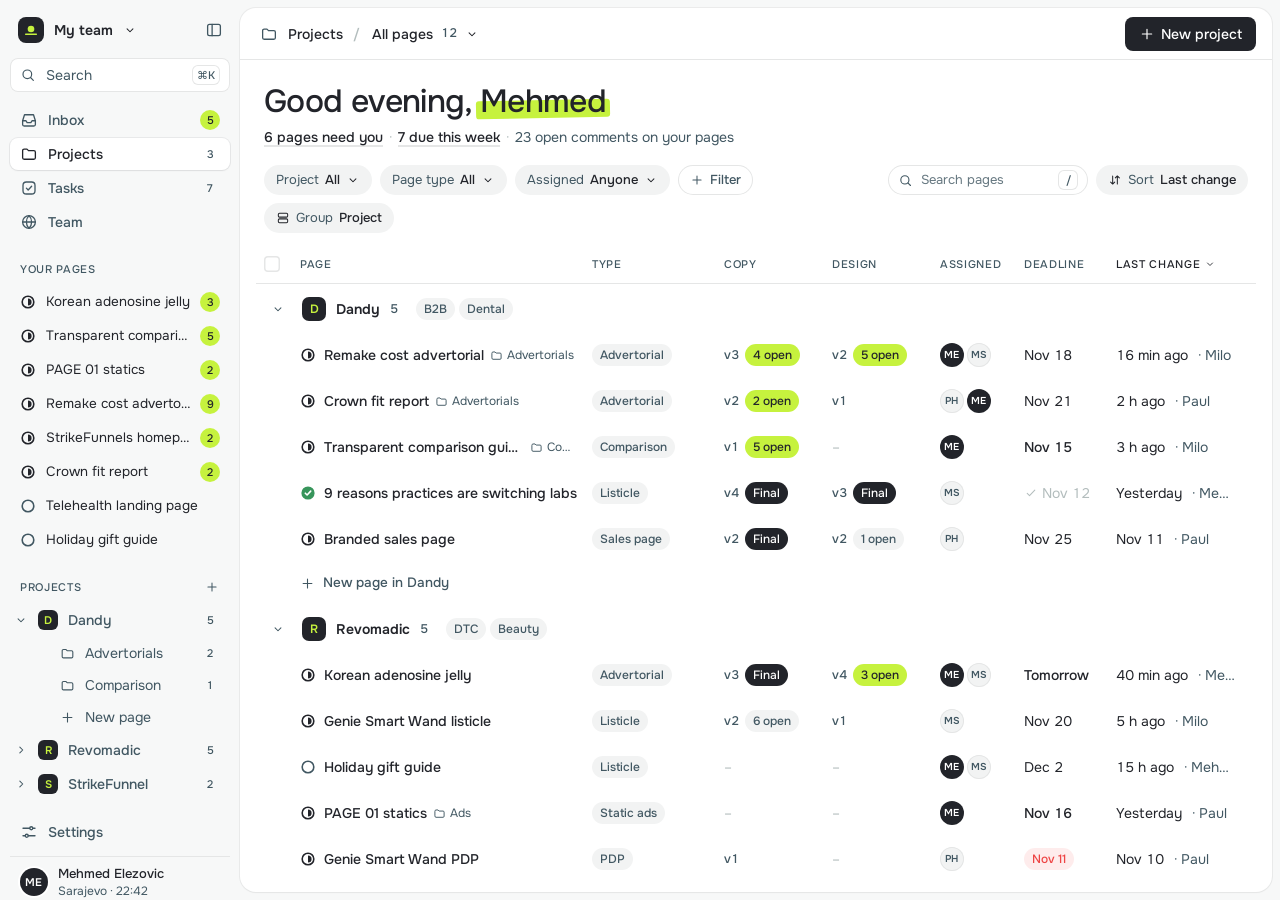
<file: index.html>
<!doctype html>
<html lang="en">
<head>
<meta charset="utf-8">
<meta name="viewport" content="width=device-width,initial-scale=1">
<title>Noon · redesign mockup</title>
<link rel="preconnect" href="https://fonts.googleapis.com">
<link rel="preconnect" href="https://fonts.gstatic.com" crossorigin>
<link href="https://fonts.googleapis.com/css2?family=Onest:wght@400;500;600&display=swap" rel="stylesheet">
<link rel="stylesheet" href="css/app.css?v=r6">
<link rel="stylesheet" href="css/screens.css?v=r6">
</head>
<body>
<div class="app" id="app">
  <aside class="side" id="side" aria-label="Navigation"></aside>
  <main class="main" id="main"></main>
</div>
<div id="layer"></div>
<script src="js/data.js?v=r6"></script>
<script src="js/data-more.js?v=r6"></script>
<script src="js/app.js?v=r6"></script>
<script src="js/pages.js?v=r6"></script>
<script src="js/copy.js?v=r6"></script>
<script src="js/ads.js?v=r6"></script>
<script src="js/inbox.js?v=r6"></script>
<script src="js/tasks.js?v=r6"></script>
<script src="js/team.js?v=r6"></script>
<script src="js/settings.js?v=r6"></script>
<script src="js/auth.js?v=r6"></script>
<script src="js/review.js?v=r6"></script>
<script src="js/boot.js?v=r6"></script>
</body>
</html>
</file>
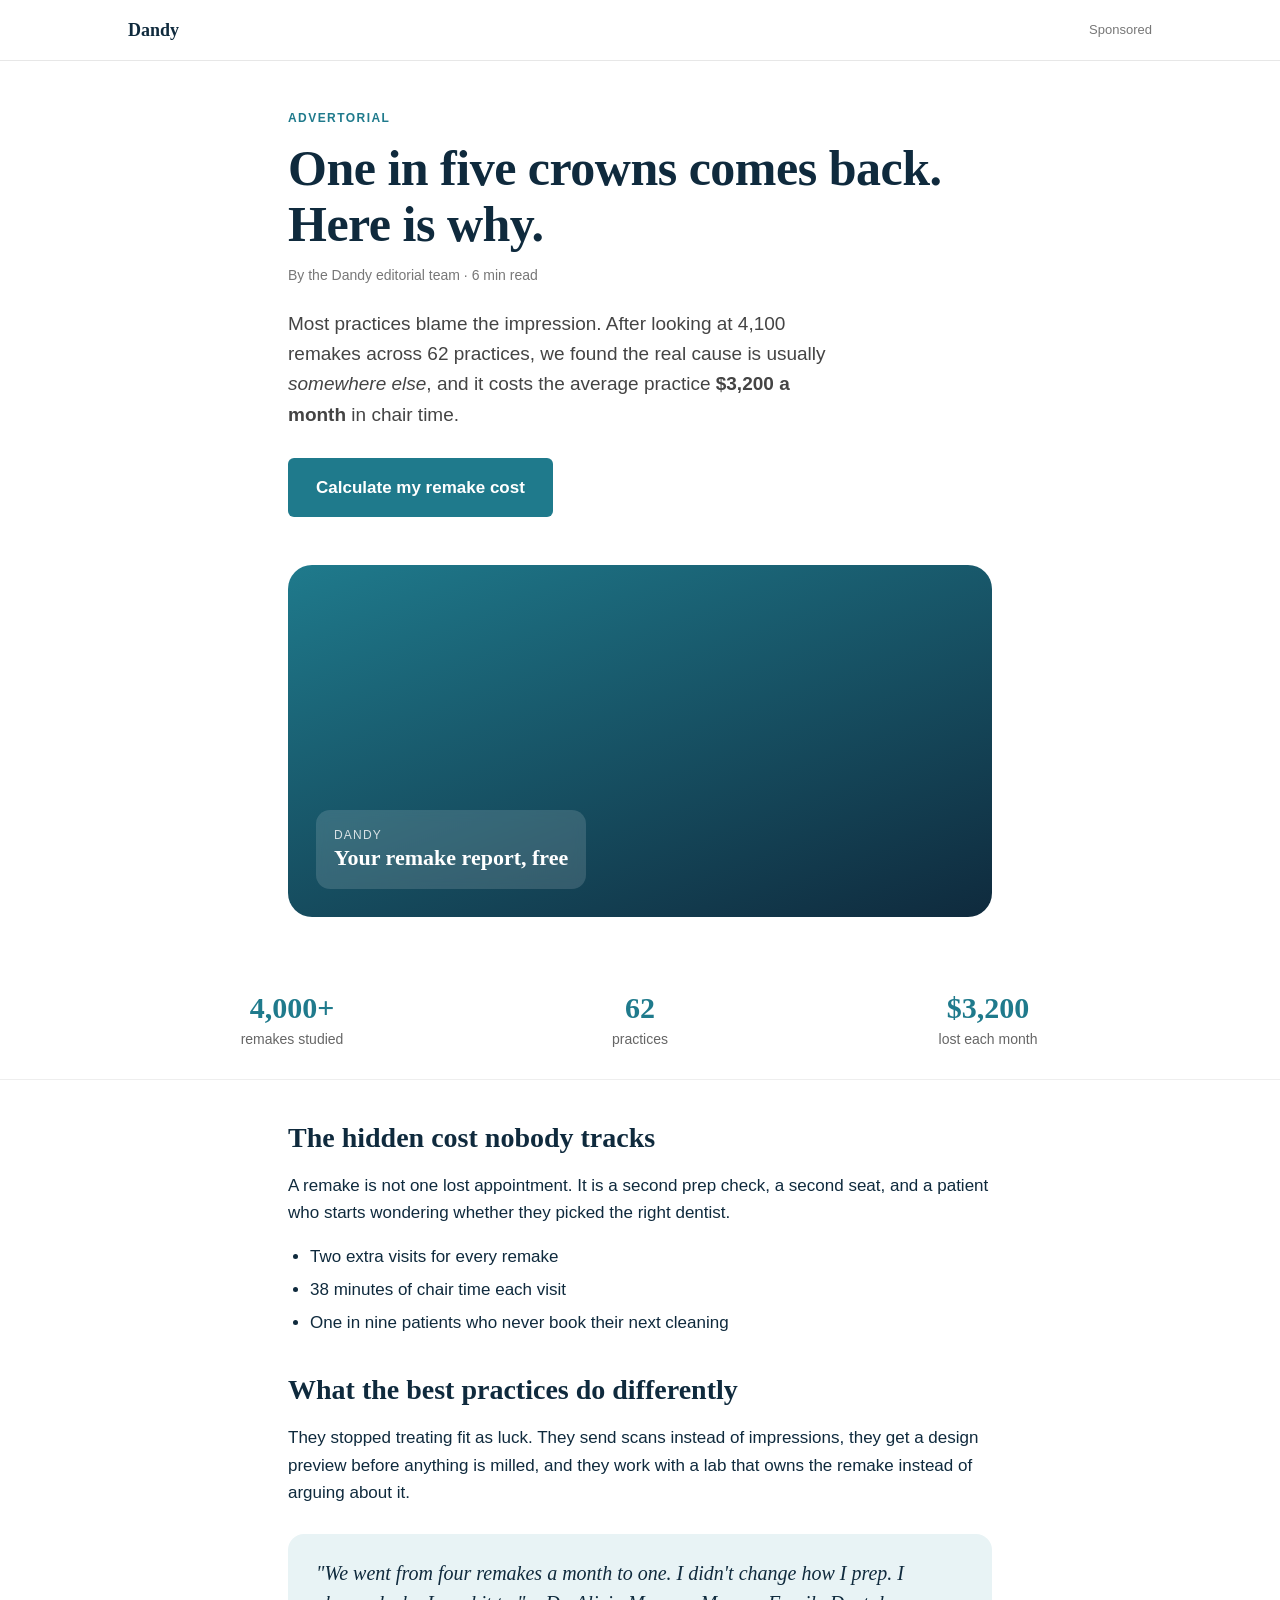
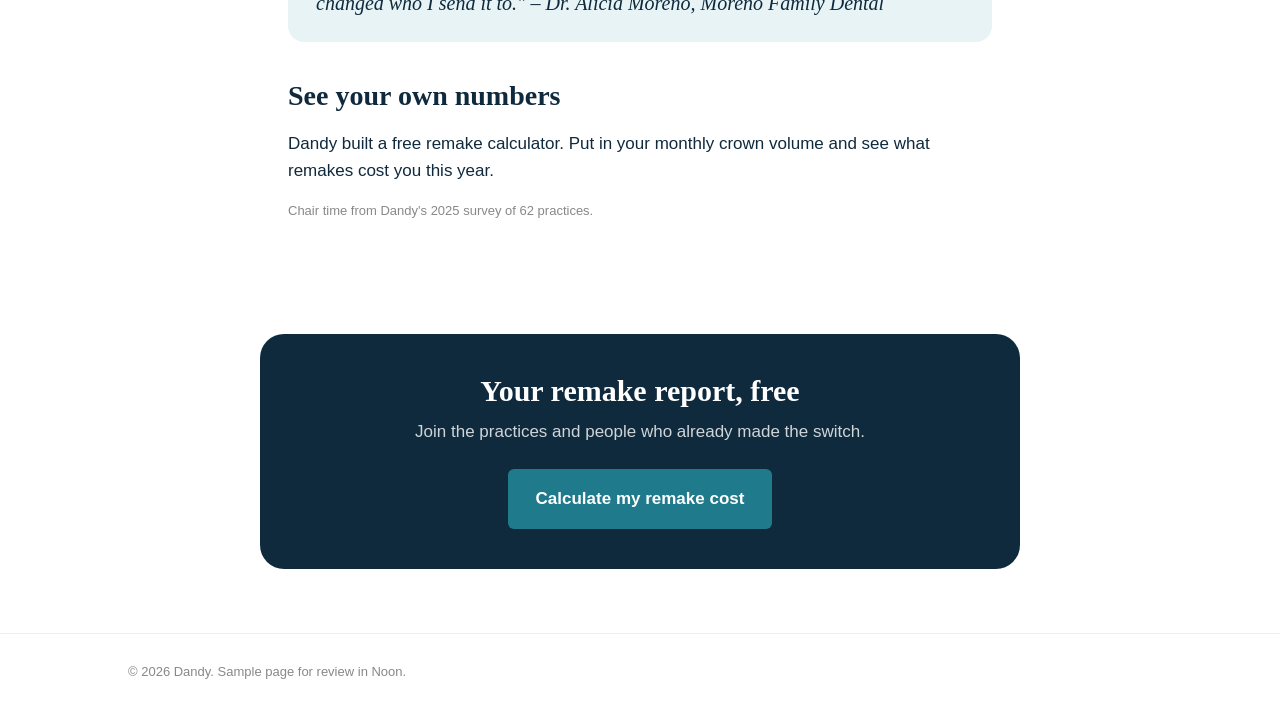
<file: sample-page/v1.html>
<!doctype html>
<html lang="en"><head><meta charset="utf-8"><meta name="viewport" content="width=device-width,initial-scale=1">
<title>Remake cost advertorial · Dandy</title>
<style>:root{--ink:#0f2a3d;--accent:#1f7a8c;--soft:#e8f3f5;--head:Georgia, 'Times New Roman', serif;--h1:50px;--r:6px}
*{box-sizing:border-box}body{margin:0;font:17px/1.6 -apple-system,'Segoe UI',Arial,sans-serif;color:var(--ink);background:#fff}
.wrap{max-width:1080px;margin:0 auto;padding:0 28px}
#top{border-bottom:1px solid #e7e7e7;background:#fff}#top .wrap{display:flex;justify-content:space-between;align-items:center;height:60px}
#top b{font:700 18px var(--head);color:var(--ink)}#top span{font-size:13px;color:#777}
#hero{padding:64px 0 48px;background:var(--soft)}
.hero{display:grid;grid-template-columns:1.2fr .8fr;gap:48px;align-items:center}
.kicker{text-transform:uppercase;letter-spacing:.12em;font-size:12px;font-weight:700;color:var(--accent);margin:0 0 12px}
#hero-title{font:700 var(--h1) /1.12 var(--head);margin:0 0 18px;letter-spacing:-.01em}
#hero-sub{font-size:19px;color:#444;margin:0 0 28px;max-width:560px}
.btn{display:inline-block;background:var(--accent);color:#fff;text-decoration:none;font-weight:700;padding:16px 28px;border-radius:var(--r);font-size:17px}
.visual{aspect-ratio:4/5;border-radius:24px;background:linear-gradient(160deg,var(--accent),var(--ink));display:grid;place-items:end start;padding:28px;color:#fff}
.visual .card{background:rgba(255,255,255,.14);backdrop-filter:blur(6px);padding:16px 18px;border-radius:14px}
.visual span{display:block;font-size:12px;opacity:.8;text-transform:uppercase;letter-spacing:.1em}.visual b{font:700 22px var(--head)}
#proof{padding:26px 0;border-bottom:1px solid #eee}
.stats{display:grid;grid-template-columns:repeat(3,1fr);gap:20px;text-align:center}
.stats b{display:block;font:700 30px var(--head);color:var(--accent)}.stats small{color:#666;font-size:14px}
main.wrap{max-width:760px;padding-top:40px;padding-bottom:20px}
main section{margin:0 0 36px}main h2{font:700 28px/1.25 var(--head);margin:0 0 12px}
main ul{padding-left:22px}main li{margin:6px 0}
#quote{margin:28px 0;padding:24px 28px;background:var(--soft);border-radius:16px;font:italic 20px/1.5 var(--head)}
.note{font-size:13px;color:#888}
mark{background:#fff1a8;padding:0 3px}
#offer{padding:56px 0 64px}
.offer-box{max-width:760px;margin:0 auto;text-align:center;padding:40px 32px;border-radius:24px;background:var(--ink);color:#fff}
.offer-box h2{font:700 30px var(--head);margin:0 0 10px}.offer-box p{margin:0 0 24px;color:rgba(255,255,255,.8)}
.offer-box s{opacity:.6;margin-right:8px}
#foot{padding:28px 0;font-size:13px;color:#888;border-top:1px solid #eee}
/* editorial: one calm column, serif headings */
body.editorial #hero{background:#fff;padding-top:48px}body.editorial .hero{grid-template-columns:1fr;max-width:760px;margin:0 auto}
body.editorial .visual{aspect-ratio:16/8}body.editorial .byline{font-size:14px;color:#777;margin:-6px 0 22px}
/* scrappy: plain white page, system font, red-and-black headline */
body.scrappy{--head:-apple-system,'Segoe UI',Arial,sans-serif}body.scrappy #hero{background:#fff}
body.scrappy #hero-title{color:#c4161c}body.scrappy .hero{grid-template-columns:1fr;max-width:720px;margin:0 auto}
body.scrappy .visual{aspect-ratio:16/9;border-radius:6px;background:linear-gradient(135deg,#d9d2c3,#a89f8c)}
body.scrappy .offer-box{background:#f3fbef;color:var(--ink);border:2px solid var(--accent)}body.scrappy .offer-box p{color:#333}
body.scrappy .btn{background:#2f9e44}
/* the first scrappy version was still the polished look the team asked to drop */
body.scrappy.v1{--head:Georgia,serif}body.scrappy.v1 #hero{background:var(--soft)}body.scrappy.v1 #hero-title{color:var(--ink)}
body.scrappy.v1 .btn{background:var(--ink)}
.steps{display:grid;grid-template-columns:repeat(4,1fr);gap:14px;list-style:none;padding:0;counter-reset:s}
.steps li{background:var(--soft);border-radius:14px;padding:18px;font-size:15px;counter-increment:s}
.steps li::before{content:counter(s);display:grid;place-items:center;width:28px;height:28px;border-radius:50%;background:var(--accent);color:#fff;font-weight:700;margin-bottom:10px}
@media (max-width:760px){.hero{grid-template-columns:1fr}.stats{grid-template-columns:1fr}.steps{grid-template-columns:1fr 1fr}#hero{padding:40px 0 32px}}
</style></head>
<body class="editorial v1">
<header id="top"><div class="wrap"><b>Dandy</b><span>Sponsored</span></div></header>
<section id="hero"><div class="wrap hero"><div><p class="kicker">Advertorial</p><h1 id="hero-title">One in five crowns comes back. Here is why.</h1><p class="byline">By the Dandy editorial team · 6 min read</p><p id="hero-sub">Most practices blame the impression. After looking at 4,100 remakes across 62 practices, we found the real cause is usually <em>somewhere else</em>, and it costs the average practice <strong>$3,200 a month</strong> in chair time.</p><a id="cta-main" class="btn" href="#offer">Calculate my remake cost</a></div><div class="visual" aria-hidden="true"><div class="card"><span>Dandy</span><b>Your remake report, free</b></div></div></div></section>
<section id="proof"><div class="wrap stats"><div><b>4,000+</b><small>remakes studied</small></div><div><b>62</b><small>practices</small></div><div><b>$3,200</b><small>lost each month</small></div></div></section>
<main class="wrap"><section id="s1"><h2>The hidden cost nobody tracks</h2><p>A remake is not one lost appointment. It is a second prep check, a second seat, and a patient who starts wondering whether they picked the right dentist.</p><ul><li>Two extra visits for every remake</li><li>38 minutes of chair time each visit</li><li>One in nine patients who never book their next cleaning</li></ul></section><section id="s2"><h2>What the best practices do differently</h2><p>They stopped treating fit as luck. They send scans instead of impressions, they get a design preview before anything is milled, and they work with a lab that owns the remake instead of arguing about it.</p><blockquote id=quote>"We went from four remakes a month to one. I didn't change how I prep. I changed who I send it to." – Dr. Alicia Moreno, Moreno Family Dental</blockquote></section><section id="s3"><h2>See your own numbers</h2><p>Dandy built a free remake calculator. Put in your monthly crown volume and see what remakes cost you this year.</p><p class="note">Chair time from Dandy's 2025 survey of 62 practices.</p></section></main>
<section id="offer"><div class="wrap"><div class="offer-box"><h2>Your remake report, free</h2><p>Join the practices and people who already made the switch.</p><a id="cta-offer" class="btn" href="https://example.com/ridgeway/calculator">Calculate my remake cost</a></div></div></section>
<footer id="foot"><div class="wrap">© 2026 Dandy. Sample page for review in Noon.</div></footer>
</body></html>
</file>
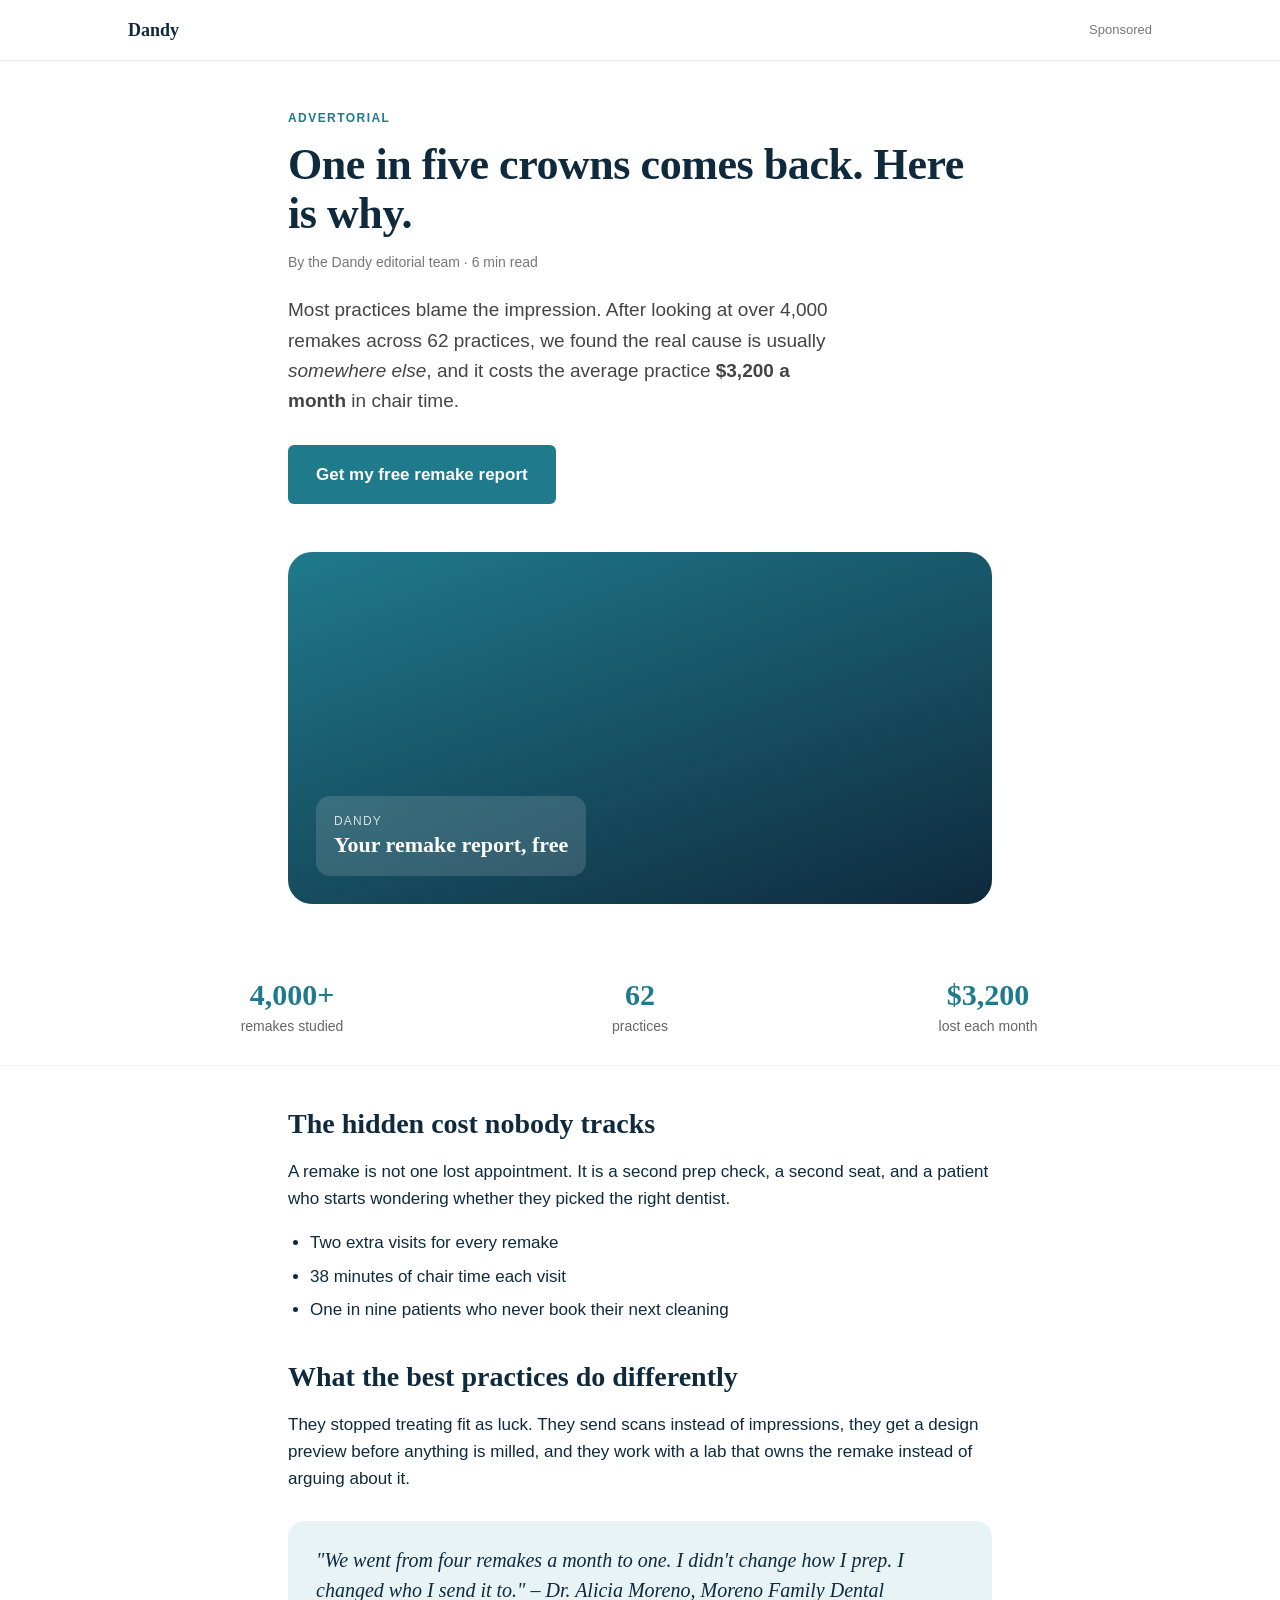
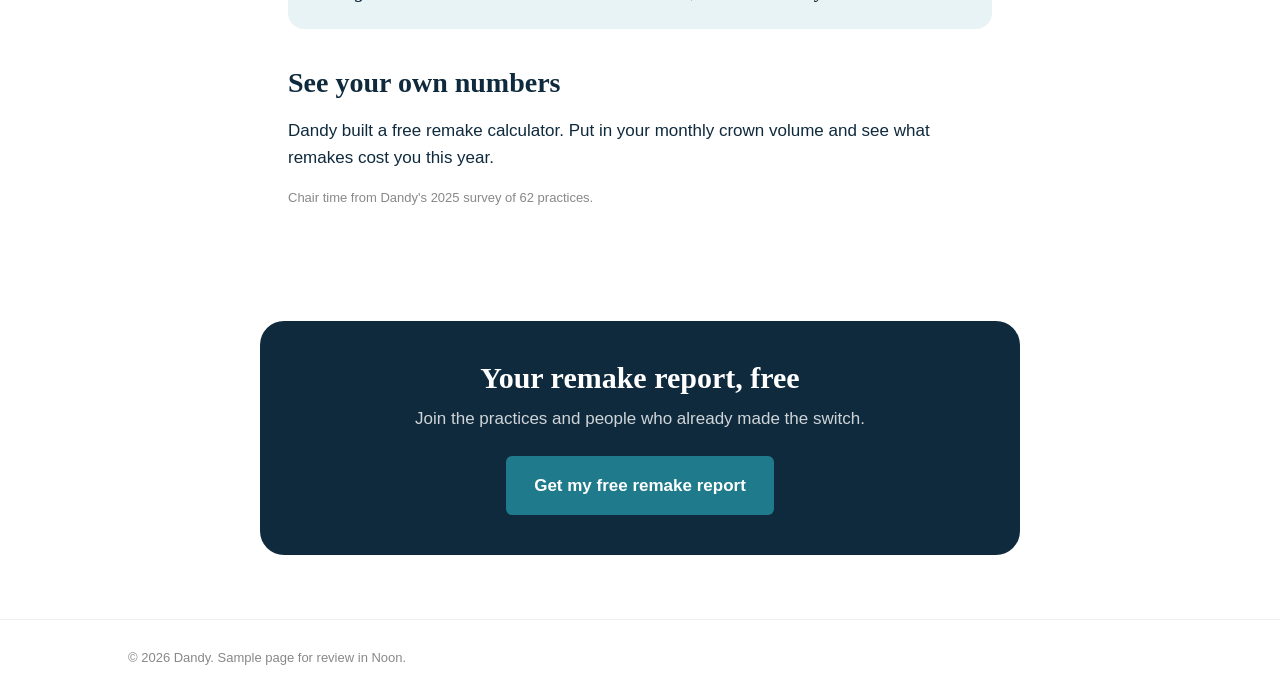
<file: sample-page/v2.html>
<!doctype html>
<html lang="en"><head><meta charset="utf-8"><meta name="viewport" content="width=device-width,initial-scale=1">
<title>Remake cost advertorial · Dandy</title>
<style>:root{--ink:#0f2a3d;--accent:#1f7a8c;--soft:#e8f3f5;--head:Georgia, 'Times New Roman', serif;--h1:44px;--r:6px}
*{box-sizing:border-box}body{margin:0;font:17px/1.6 -apple-system,'Segoe UI',Arial,sans-serif;color:var(--ink);background:#fff}
.wrap{max-width:1080px;margin:0 auto;padding:0 28px}
#top{border-bottom:1px solid #e7e7e7;background:#fff}#top .wrap{display:flex;justify-content:space-between;align-items:center;height:60px}
#top b{font:700 18px var(--head);color:var(--ink)}#top span{font-size:13px;color:#777}
#hero{padding:64px 0 48px;background:var(--soft)}
.hero{display:grid;grid-template-columns:1.2fr .8fr;gap:48px;align-items:center}
.kicker{text-transform:uppercase;letter-spacing:.12em;font-size:12px;font-weight:700;color:var(--accent);margin:0 0 12px}
#hero-title{font:700 var(--h1) /1.12 var(--head);margin:0 0 18px;letter-spacing:-.01em}
#hero-sub{font-size:19px;color:#444;margin:0 0 28px;max-width:560px}
.btn{display:inline-block;background:var(--accent);color:#fff;text-decoration:none;font-weight:700;padding:16px 28px;border-radius:var(--r);font-size:17px}
.visual{aspect-ratio:4/5;border-radius:24px;background:linear-gradient(160deg,var(--accent),var(--ink));display:grid;place-items:end start;padding:28px;color:#fff}
.visual .card{background:rgba(255,255,255,.14);backdrop-filter:blur(6px);padding:16px 18px;border-radius:14px}
.visual span{display:block;font-size:12px;opacity:.8;text-transform:uppercase;letter-spacing:.1em}.visual b{font:700 22px var(--head)}
#proof{padding:26px 0;border-bottom:1px solid #eee}
.stats{display:grid;grid-template-columns:repeat(3,1fr);gap:20px;text-align:center}
.stats b{display:block;font:700 30px var(--head);color:var(--accent)}.stats small{color:#666;font-size:14px}
main.wrap{max-width:760px;padding-top:40px;padding-bottom:20px}
main section{margin:0 0 36px}main h2{font:700 28px/1.25 var(--head);margin:0 0 12px}
main ul{padding-left:22px}main li{margin:6px 0}
#quote{margin:28px 0;padding:24px 28px;background:var(--soft);border-radius:16px;font:italic 20px/1.5 var(--head)}
.note{font-size:13px;color:#888}
mark{background:#fff1a8;padding:0 3px}
#offer{padding:56px 0 64px}
.offer-box{max-width:760px;margin:0 auto;text-align:center;padding:40px 32px;border-radius:24px;background:var(--ink);color:#fff}
.offer-box h2{font:700 30px var(--head);margin:0 0 10px}.offer-box p{margin:0 0 24px;color:rgba(255,255,255,.8)}
.offer-box s{opacity:.6;margin-right:8px}
#foot{padding:28px 0;font-size:13px;color:#888;border-top:1px solid #eee}
/* editorial: one calm column, serif headings */
body.editorial #hero{background:#fff;padding-top:48px}body.editorial .hero{grid-template-columns:1fr;max-width:760px;margin:0 auto}
body.editorial .visual{aspect-ratio:16/8}body.editorial .byline{font-size:14px;color:#777;margin:-6px 0 22px}
/* scrappy: plain white page, system font, red-and-black headline */
body.scrappy{--head:-apple-system,'Segoe UI',Arial,sans-serif}body.scrappy #hero{background:#fff}
body.scrappy #hero-title{color:#c4161c}body.scrappy .hero{grid-template-columns:1fr;max-width:720px;margin:0 auto}
body.scrappy .visual{aspect-ratio:16/9;border-radius:6px;background:linear-gradient(135deg,#d9d2c3,#a89f8c)}
body.scrappy .offer-box{background:#f3fbef;color:var(--ink);border:2px solid var(--accent)}body.scrappy .offer-box p{color:#333}
body.scrappy .btn{background:#2f9e44}
/* the first scrappy version was still the polished look the team asked to drop */
body.scrappy.v1{--head:Georgia,serif}body.scrappy.v1 #hero{background:var(--soft)}body.scrappy.v1 #hero-title{color:var(--ink)}
body.scrappy.v1 .btn{background:var(--ink)}
.steps{display:grid;grid-template-columns:repeat(4,1fr);gap:14px;list-style:none;padding:0;counter-reset:s}
.steps li{background:var(--soft);border-radius:14px;padding:18px;font-size:15px;counter-increment:s}
.steps li::before{content:counter(s);display:grid;place-items:center;width:28px;height:28px;border-radius:50%;background:var(--accent);color:#fff;font-weight:700;margin-bottom:10px}
@media (max-width:760px){.hero{grid-template-columns:1fr}.stats{grid-template-columns:1fr}.steps{grid-template-columns:1fr 1fr}#hero{padding:40px 0 32px}}
</style></head>
<body class="editorial v2">
<header id="top"><div class="wrap"><b>Dandy</b><span>Sponsored</span></div></header>
<section id="hero"><div class="wrap hero"><div><p class="kicker">Advertorial</p><h1 id="hero-title">One in five crowns comes back. Here is why.</h1><p class="byline">By the Dandy editorial team · 6 min read</p><p id="hero-sub">Most practices blame the impression. After looking at over 4,000 remakes across 62 practices, we found the real cause is usually <em>somewhere else</em>, and it costs the average practice <strong>$3,200 a month</strong> in chair time.</p><a id="cta-main" class="btn" href="#offer">Get my free remake report</a></div><div class="visual" aria-hidden="true"><div class="card"><span>Dandy</span><b>Your remake report, free</b></div></div></div></section>
<section id="proof"><div class="wrap stats"><div><b>4,000+</b><small>remakes studied</small></div><div><b>62</b><small>practices</small></div><div><b>$3,200</b><small>lost each month</small></div></div></section>
<main class="wrap"><section id="s1"><h2>The hidden cost nobody tracks</h2><p>A remake is not one lost appointment. It is a second prep check, a second seat, and a patient who starts wondering whether they picked the right dentist.</p><ul><li>Two extra visits for every remake</li><li>38 minutes of chair time each visit</li><li>One in nine patients who never book their next cleaning</li></ul></section><section id="s2"><h2>What the best practices do differently</h2><p>They stopped treating fit as luck. They send scans instead of impressions, they get a design preview before anything is milled, and they work with a lab that owns the remake instead of arguing about it.</p><blockquote id=quote>"We went from four remakes a month to one. I didn't change how I prep. I changed who I send it to." – Dr. Alicia Moreno, Moreno Family Dental</blockquote></section><section id="s3"><h2>See your own numbers</h2><p>Dandy built a free remake calculator. Put in your monthly crown volume and see what remakes cost you this year.</p><p class="note">Chair time from Dandy's 2025 survey of 62 practices.</p></section></main>
<section id="offer"><div class="wrap"><div class="offer-box"><h2>Your remake report, free</h2><p>Join the practices and people who already made the switch.</p><a id="cta-offer" class="btn" href="https://example.com/ridgeway/calculator">Get my free remake report</a></div></div></section>
<footer id="foot"><div class="wrap">© 2026 Dandy. Sample page for review in Noon.</div></footer>
</body></html>
</file>
<file: css/app.css>
/* Noon redesign, round 1. Look: Remote by Modula. Flow: Attio. Spec: DESIGN.md. Sample data only. */
:root{
  --ink:#22242a;--slate:#415762;--muted:#b3bdbd;--line:#e5e6e6;--surface:#f2f3f3;--soft:#f7f8f8;--white:#fff;
  --hi:#c6f23e;--red:#ee4444;--red-bg:#ee44441a;--green:#37955b;--blue:#25c5fa;
  --ring:0 0 0 1px var(--surface);
  --pop:0 0 0 1px rgba(34,36,42,.07),0 .6px 1.6px -1.5px rgba(0,0,0,.17),0 2.3px 6px -3px rgba(0,0,0,.14),0 10px 26px -4.5px rgba(0,0,0,.08),0 24px 48px -12px rgba(0,0,0,.08);
  --sans:'Onest',ui-sans-serif,system-ui,-apple-system,'Segoe UI',sans-serif;
  --mono:var(--sans);--code:ui-monospace,SFMono-Regular,Consolas,monospace;
  --dots:radial-gradient(circle at 1px 1px,var(--line) 1px,transparent 1.2px) 0 0/16px 16px;
}
*{box-sizing:border-box;margin:0;padding:0}
html,body{height:100%}
body{background:var(--soft);color:var(--ink);font:400 14px/20px var(--sans);-webkit-font-smoothing:antialiased;overflow:hidden}
button,input,textarea{font:inherit;color:inherit}
button{background:none;border:0;cursor:pointer;display:inline-flex;align-items:center;gap:6px;white-space:nowrap}
a{color:inherit;text-decoration:none}
:focus-visible{outline:2px solid var(--ink);outline-offset:2px;border-radius:6px}
svg.ic{flex:none;display:block}
.sp{flex:1}
.num,.v,kbd{font:500 12.5px/1 var(--sans);color:var(--slate);font-variant-numeric:tabular-nums}
.cnt,.pn,.due,.c-chg,.tag,.linkbox input{font-variant-numeric:tabular-nums}
kbd{display:inline-grid;place-items:center;min-width:20px;height:20px;padding:0 5px;border-radius:6px;background:var(--white);box-shadow:inset 0 0 0 1px var(--line);font-size:11px}

/* ---------- shell ---------- */
.app{display:grid;grid-template-columns:240px minmax(0,1fr);height:100vh;transition:grid-template-columns .18s ease}
.main{margin:8px 8px 8px 0;background:var(--white);border-radius:16px;box-shadow:0 0 0 1px rgba(34,36,42,.06),0 1px 2px rgba(0,0,0,.03);display:flex;flex-direction:column;min-width:0;min-height:0;overflow:hidden;position:relative}

/* ---------- sidebar ---------- */
.side{display:flex;flex-direction:column;gap:2px;padding:10px 10px 12px;min-height:0;overflow-y:auto;overflow-x:hidden}
.ws{display:flex;align-items:center;gap:4px;margin-bottom:6px}
.ws-b{flex:1;min-width:0;height:40px;padding:0 8px;border-radius:10px;gap:10px;font-weight:600}
.ws-b:hover{background:var(--surface)}
.ws-b .lbl{overflow:hidden;text-overflow:ellipsis}
.logo{width:26px;height:26px;border-radius:8px;background:var(--ink);display:grid;place-items:center;flex:none}
.srch{height:34px;padding:0 10px;border-radius:8px;background:var(--white);box-shadow:inset 0 0 0 1px var(--line);color:var(--slate);gap:10px;margin-bottom:10px}
.srch:hover{color:var(--ink)}
.srch kbd{margin-left:auto}
.ni{display:flex;align-items:center;gap:10px;height:32px;padding:0 10px;border-radius:8px;color:var(--slate);font-weight:500;width:100%;text-align:left;position:relative}
.ni:hover{background:var(--surface);color:var(--ink)}
.ni.on{background:var(--white);color:var(--ink);box-shadow:0 0 0 1px rgba(34,36,42,.07),0 1px 2px rgba(0,0,0,.05)}
.ni .lbl{flex:1;min-width:0;overflow:hidden;text-overflow:ellipsis;white-space:nowrap}
.ni .cnt{font:500 11px/1 var(--mono);color:var(--slate);min-width:20px;height:20px;padding:0 6px;border-radius:50px;display:grid;place-items:center}
.ni .cnt.hi{background:var(--hi);color:var(--ink)}
.ni.sub{padding-left:38px;height:30px;font-weight:400}
.sec{display:flex;align-items:center;height:30px;padding:0 6px 0 10px;margin-top:14px}
.sec-l{font:500 11px/1 var(--sans);letter-spacing:.06em;text-transform:uppercase;color:var(--slate);flex:1}
.ib{width:32px;height:32px;border-radius:8px;display:grid;place-items:center;color:var(--slate);flex:none}
.ib:hover{background:var(--surface);color:var(--ink)}
.ib.sm{width:24px;height:24px;border-radius:6px}
.ib.on{color:var(--ink)}
.cl-row{display:flex;align-items:center}
.cl-row .ni{flex:1}
.cl-row .ib{margin-left:2px}
.chev{transition:transform .15s}
.chev.open{transform:rotate(90deg)}
.side .you{display:flex;align-items:center;gap:10px;padding:8px 10px 0;margin-top:6px;border-top:1px solid var(--line)}
.side .you b{display:block;font-weight:500;font-size:13px;line-height:18px}
.side .you div span{display:block;font-size:12px;color:var(--slate);line-height:16px}

/* collapsed rail */
.app.col{grid-template-columns:64px minmax(0,1fr)}
.app.col .side{padding:10px 8px;align-items:center}
.app.col .lbl,.app.col .cnt,.app.col .sec-l,.app.col .srch kbd,.app.col .side .you div,.app.col .ni.sub,.app.col .cl-row .ib,.app.col .ws>.ib,.app.col .ws-b>svg:last-child{display:none}
.app.col .ws{flex-direction:column}
.app.col .ws-b,.app.col .ni,.app.col .srch{width:44px;padding:0;justify-content:center}
.app.col .sec{justify-content:center;padding:0;margin-top:10px;height:1px;background:var(--line);width:28px}
.app.col .sec .ib{display:none}
.app.col .side .you{padding:10px 0 0;justify-content:center}
.app.col .expand{display:grid!important}
.expand{display:none!important}

/* ---------- shared bits ---------- */
.top{height:52px;flex:none;display:flex;align-items:center;gap:8px;padding:0 16px 0 20px;border-bottom:1px solid var(--line)}
.crumbs{display:flex;align-items:center;gap:6px;min-width:0;color:var(--slate);font-weight:500}
.crumbs .cur{color:var(--ink);min-width:0;overflow:hidden;text-overflow:ellipsis;white-space:nowrap}
.crumbs a{flex:none}
.crumbs .sl{color:var(--muted)}
.crumbs a,.crumbs button{display:inline-flex;align-items:center;gap:8px;height:30px;padding:0 6px;border-radius:8px}
.crumbs a:hover,.crumbs button:hover{background:var(--surface);color:var(--ink)}
.btn{height:34px;padding:0 14px;border-radius:8px;font-weight:500;display:inline-flex;align-items:center;gap:6px;white-space:nowrap;justify-content:center}
.btn-ink{background:var(--ink);color:var(--white)}
.btn-ink:hover{box-shadow:inset 0 0 0 40px rgba(255,255,255,.1)}
.btn-line{background:var(--white);box-shadow:inset 0 0 0 1px var(--line)}
.btn-line:hover{background:var(--soft)}
.btn-ghost{color:var(--slate)}
.btn-ghost:hover{background:var(--surface);color:var(--ink)}
.btn-sm{height:28px;padding:0 10px;font-size:13px}
.tag{display:inline-flex;align-items:center;gap:4px;height:22px;padding:0 8px;border-radius:50px;font:500 12px/1 var(--sans);background:var(--surface);color:var(--slate);white-space:nowrap}
.tag.ink{background:var(--ink);color:var(--white)}
.tag.hi{background:var(--hi);color:var(--ink)}
.tag.red{background:var(--red-bg);color:var(--red)}
.tag .num{color:inherit;font-size:11px}
.tags{display:flex;gap:4px;flex-wrap:wrap;min-width:0}
.av{width:24px;height:24px;border-radius:50%;background:var(--surface);color:var(--slate);font:600 10px/24px var(--sans);text-align:center;flex:none;box-shadow:inset 0 0 0 1px var(--line),0 0 0 2px var(--white);letter-spacing:.02em}
.av.me{background:var(--ink);color:var(--white);box-shadow:0 0 0 2px var(--white)}
.av.lg{width:28px;height:28px;line-height:28px;font-size:11px}
.av.guest{background:var(--white);box-shadow:inset 0 0 0 1px var(--line),0 0 0 2px var(--white)}
.avs{display:flex;gap:3px}
.tile{width:20px;height:20px;border-radius:6px;background:var(--ink);color:var(--hi);font:600 11px/20px var(--sans);text-align:center;flex:none}
.tile.lg{width:24px;height:24px;line-height:24px;font-size:12px;border-radius:7px}
.cb{width:16px;height:16px;border-radius:4px;background:var(--white);box-shadow:inset 0 0 0 1.5px var(--line);display:grid;place-items:center;cursor:pointer;color:transparent;flex:none}
.cb:hover{box-shadow:inset 0 0 0 1.5px var(--muted)}
.cb.on{background:var(--ink);box-shadow:none;color:var(--white)}
.cb.some{background:var(--ink);box-shadow:none;color:var(--white)}
.dash{color:var(--muted)}
mark.hl{background:var(--hi);color:inherit;border-radius:3px;padding:0 1px}
.seg{display:inline-flex;padding:3px;border-radius:10px;background:var(--surface);gap:2px}
.seg button{height:28px;padding:0 10px;border-radius:7px;color:var(--slate);font-weight:500;font-size:13px}
.seg button:hover{color:var(--ink)}
.seg button.on{background:var(--white);color:var(--ink);box-shadow:0 1px 2px rgba(0,0,0,.08),0 0 0 1px rgba(34,36,42,.05)}
.seg .num{font-size:11px}

/* highlighter: marker behind a word, and the hand-drawn underline */
.disp{font:500 32px/35px var(--sans);letter-spacing:-.02em;isolation:isolate}
.mk{position:relative;z-index:0;display:inline-block}
.mk::after{content:"";position:absolute;z-index:-1;left:-4px;right:-4px;bottom:.05em;height:.56em;background:var(--hi);transform:rotate(-1.2deg);border-radius:3px}
.ul{position:relative;z-index:0;display:inline-block}
.ul svg{position:absolute;z-index:-1;left:-3%;width:106%;bottom:-.28em;height:.5em;overflow:visible}
.ul path{fill:none;stroke:var(--hi);stroke-width:7;stroke-linecap:round}

/* ---------- pages home ---------- */
.greet{padding:24px 24px 4px;flex:none}
.gsub{margin-top:8px;color:var(--slate);display:flex;gap:6px;align-items:center;flex-wrap:wrap}
.gsub .gl{color:var(--ink);font-weight:500;padding:0;text-decoration:underline;text-decoration-color:var(--line);text-underline-offset:3px;text-decoration-thickness:1.5px}
.gsub .gl:hover{text-decoration-color:var(--ink)}
.gsub .dot{color:var(--muted)}
.vbtn{height:30px;padding:0 8px;border-radius:8px;color:var(--ink);font-weight:500;gap:8px}
.vbtn:hover{background:var(--surface)}
.vbar{display:flex;align-items:center;gap:8px;padding:14px 24px 12px;flex:none;flex-wrap:wrap}
.pill{display:inline-flex;align-items:center;height:30px;border-radius:50px;background:var(--surface);font-weight:500;font-size:13px}
.pill>button:first-child{height:30px;padding:0 12px;border-radius:50px;gap:6px}
.pill>button:first-child:hover{background:var(--line)}
.pill .k{color:var(--slate);font-weight:400}
.pill.set>button:first-child{padding-right:6px}
.pill .x{width:22px;height:22px;margin-right:4px;border-radius:50%;display:grid;place-items:center;color:var(--slate)}
.pill .x:hover{background:var(--line);color:var(--ink)}
.pill.ghost{background:transparent;box-shadow:inset 0 0 0 1px var(--line)}
.pill.ghost>button:first-child{color:var(--slate)}
.pill.ghost>button:first-child:hover{background:var(--soft);color:var(--ink)}
.vsearch{display:flex;align-items:center;gap:8px;height:30px;padding:0 10px;border-radius:50px;box-shadow:inset 0 0 0 1px var(--line);color:var(--slate);width:200px}
.vsearch:focus-within{box-shadow:inset 0 0 0 1.5px var(--ink);color:var(--ink)}
.vsearch input{border:0;outline:0;background:none;width:100%;font-size:13px}
.vsearch input::placeholder{color:var(--slate);opacity:.8}
.vdiv{width:1px;height:20px;background:var(--line);margin:0 4px}

.tbl-wrap{flex:1;min-height:0;overflow-y:auto;overflow-x:hidden;padding:0 16px 96px;container-type:inline-size}
.tbl{min-width:0}
.tr,.thr{display:grid;grid-template-columns:var(--cols);align-items:center;padding:0 8px;column-gap:0}
.thr{position:sticky;top:0;z-index:4;background:var(--white);height:38px;box-shadow:0 1px 0 var(--line)}
.th{font:500 11px/1 var(--sans);letter-spacing:.06em;text-transform:uppercase;color:var(--slate);display:flex;align-items:center;gap:4px;padding-right:12px;user-select:none;height:100%}
.th.sortable{cursor:pointer}
.th.sortable:hover{color:var(--ink)}
.th.on{color:var(--ink)}
.tr{min-height:44px;border-radius:12px;margin-top:2px;cursor:pointer;background:var(--white)}
.tr:hover{background:var(--soft)}
.tr.sel,.tr.pk{background:var(--surface)}
.td{display:flex;align-items:center;gap:6px;min-width:0;padding-right:12px;height:44px;overflow:hidden}
.td:first-child{overflow:visible}
.thr>.th:first-child,.tr>.td:first-child{position:sticky;left:0;z-index:2;background:inherit;border-radius:12px 0 0 12px}
.thr>.th:nth-child(2),.tr>.td:nth-child(2){position:sticky;left:36px;z-index:2;background:inherit}
.tr .cb{opacity:0}
.tr:hover .cb,.tr .cb.on,.tbl.selecting .tr .cb{opacity:1}
.pname{font-weight:500;overflow:hidden;text-overflow:ellipsis;white-space:nowrap;min-width:0;flex:0 1 auto}
.pfold{color:var(--slate);font-size:12px;white-space:nowrap;display:inline-flex;align-items:center;gap:4px;min-width:0;flex:0 100 auto;overflow:hidden}
.pstar{color:var(--ink)}
.c-chg{color:var(--ink);white-space:nowrap}
.c-chg .by{color:var(--slate);min-width:0;overflow:hidden;text-overflow:ellipsis;white-space:nowrap}
.pfold .pf-t{min-width:0;overflow:hidden;text-overflow:ellipsis}
.due{white-space:nowrap}
.due.soon{font-weight:500}
.due.done{color:var(--muted);display:inline-flex;align-items:center;gap:4px}
.gh{display:flex;align-items:center;height:44px;margin-top:10px;padding:0 8px}
.gh-in{position:sticky;left:8px;display:inline-flex;align-items:center;gap:10px;height:32px;padding:0 8px 0 4px;border-radius:8px;cursor:pointer}
.gh-in:hover{background:var(--soft)}
.gh-in b{font-weight:600}
.gh .tags{margin-left:4px}
.tfoot{display:flex;align-items:center;gap:8px;padding:14px 16px 0;color:var(--slate);font-size:13px}
.empty{display:grid;place-items:center;text-align:center;padding:72px 24px;gap:14px}
.empty p{color:var(--slate);max-width:360px}

/* bulk bar */
.bulk{position:absolute;left:50%;bottom:20px;transform:translateX(-50%);z-index:20;display:flex;align-items:center;gap:2px;padding:6px;border-radius:12px;background:var(--ink);color:var(--white);box-shadow:var(--pop);animation:rise .18s ease}
.bulk .n{padding:0 10px 0 8px;font-weight:500;display:flex;align-items:center;gap:8px}
.bulk .n .num{color:var(--ink);background:var(--hi);border-radius:50px;padding:4px 7px}
.bulk button{height:32px;padding:0 10px;border-radius:8px;color:var(--white);font-weight:500;font-size:13px}
.bulk button:hover{background:rgba(255,255,255,.1)}
.bulk .bx{width:32px;padding:0;justify-content:center}
.bulk .vd{width:1px;height:18px;background:rgba(255,255,255,.18);margin:0 4px}
@keyframes rise{from{opacity:0;transform:translate(-50%,8px)}}

/* side peek */
.peek{position:absolute;top:8px;right:8px;bottom:8px;width:440px;z-index:15;background:var(--white);border-radius:14px;box-shadow:var(--pop);display:flex;flex-direction:column;animation:slide .2s ease}
@keyframes slide{from{opacity:0;transform:translateX(16px)}}
.pk-top{height:48px;flex:none;display:flex;align-items:center;gap:4px;padding:0 8px 0 12px;border-bottom:1px solid var(--line)}
.pk-top .hint{color:var(--slate);font-size:12px;display:flex;align-items:center;gap:4px;margin-left:6px}
.pk-body{flex:1;overflow-y:auto;overflow-x:hidden;padding:18px 20px 24px}
.pk-crumb{display:flex;align-items:center;gap:8px;color:var(--slate);font-size:13px}
.pk-title{font:500 23px/30px var(--sans);letter-spacing:-.01em;margin:10px 0 10px}
.attrs{display:grid;grid-template-columns:110px minmax(0,1fr);row-gap:2px;margin:16px 0 4px}
.attrs dt{color:var(--slate);font-size:13px;display:flex;align-items:center;gap:8px;height:34px}
.attrs dd{display:flex;align-items:center;gap:8px;min-height:34px;min-width:0}
.ed{display:flex;align-items:center;gap:8px;min-height:30px;padding:3px 8px;margin-left:-8px;border-radius:8px;cursor:pointer;flex-wrap:wrap;text-align:left;max-width:100%}
.ed:hover{background:var(--surface)}
.ed .muted{color:var(--slate)}
.slbl{font:500 11px/1 var(--sans);letter-spacing:.06em;text-transform:uppercase;color:var(--slate);margin:22px 0 10px;display:flex;align-items:center;gap:8px}
.slbl .sp{flex:1}
.part{border-radius:12px;background:var(--soft);padding:12px;display:grid;gap:10px;margin-bottom:8px}
.part-h{display:flex;align-items:center;gap:8px}
.part-h b{font-weight:500}
.part .meta{color:var(--slate);font-size:13px}
.thumb{position:relative;aspect-ratio:16/10;border-radius:10px;overflow:hidden;background:var(--white);box-shadow:0 0 0 1px rgba(34,36,42,.06)}
.thumb iframe{position:absolute;left:0;top:0;width:1280px;height:800px;border:0;transform-origin:0 0;pointer-events:none}
.skel{position:absolute;inset:0;padding:10% 9%;display:grid;align-content:start;gap:7%;background:var(--white)}
.skel i{display:block;height:9%;border-radius:4px;background:var(--surface)}
.skel i:nth-child(1){width:62%;height:14%;background:var(--line)}
.skel i:nth-child(2){width:80%}
.skel i:nth-child(3){width:46%}
.skel i:nth-child(4){width:30%;height:16%;border-radius:6px;background:var(--line)}
.cmini{display:flex;gap:10px;padding:10px 0;border-top:1px solid var(--surface)}
.cmini:first-child{border-top:0}
.cmini p{font-size:13px;line-height:19px}
.cmini .who{font-size:12px;color:var(--slate);margin-bottom:2px}

/* ---------- a page (record) ---------- */
.ph{display:flex;align-items:center;gap:14px;padding:18px 24px 14px;flex:none}
.ph-ic{width:44px;height:44px;border-radius:12px;background:var(--surface);display:grid;place-items:center;color:var(--slate);flex:none}
.ph h1{font:500 23px/30px var(--sans);letter-spacing:-.01em}
.ph .tags{margin-top:4px}
.tabs{display:flex;gap:4px;padding:0 18px;border-bottom:1px solid var(--line);flex:none}
.tab{height:42px;padding:0 8px;color:var(--slate);font-weight:500;position:relative;gap:8px;display:inline-flex;align-items:center}
.tab:hover{color:var(--ink)}
.tab.on{color:var(--ink)}
.tab.on::after{content:"";position:absolute;left:6px;right:6px;bottom:-1px;height:2px;border-radius:2px;background:var(--ink)}
.tab .num{background:var(--surface);border-radius:50px;padding:3px 6px;font-size:11px}
.pb{flex:1;min-height:0;display:grid;grid-template-columns:minmax(0,1fr) 340px}
.pb-main{min-width:0;min-height:0;overflow-y:auto;overflow-x:hidden;display:flex;flex-direction:column}
.rail{min-height:0;border-left:1px solid var(--line);display:flex;flex-direction:column;background:var(--white)}
.rail-scroll{flex:1;overflow-y:auto;overflow-x:hidden;padding:16px 20px 24px}
.rail-top{flex:none;padding:12px 16px 0;display:flex;gap:8px;align-items:center}
.rail .attrs{margin-top:4px;grid-template-columns:104px minmax(0,1fr)}
.who-list{display:grid;gap:6px}
.who-list span{display:flex;align-items:center;gap:8px}
.sw{width:30px;height:18px;border-radius:50px;background:var(--line);position:relative;flex:none;transition:background .15s}
.sw::after{content:"";position:absolute;top:2px;left:2px;width:14px;height:14px;border-radius:50%;background:var(--white);box-shadow:0 1px 2px rgba(0,0,0,.2);transition:left .15s}
.sw.on{background:var(--ink)}
.sw.on::after{left:14px}

/* versions */
.sect{padding:20px 24px 32px}
.sect-h{display:flex;align-items:center;gap:8px;margin-bottom:14px;flex-wrap:wrap}
.sect-h h2{font:500 16px/22px var(--sans)}
.vgrid{display:grid;grid-template-columns:repeat(auto-fill,minmax(250px,1fr));gap:16px}
.vcard{border-radius:16px;background:var(--white);box-shadow:0 0 0 1px rgba(34,36,42,.08),0 1px 2px rgba(0,0,0,.04);padding:8px;display:flex;flex-direction:column;cursor:pointer;transition:box-shadow .15s}
.vcard:hover{box-shadow:0 0 0 1px rgba(34,36,42,.14),0 6px 18px -8px rgba(0,0,0,.18)}
.vcard .thumb{background:var(--soft)}
.vc-b{padding:12px 6px 4px;display:grid;gap:8px}
.vc-h{display:flex;align-items:center;gap:8px}
.vc-h b{font-weight:500}
.vc-m{color:var(--slate);font-size:13px}
.vc-a{display:flex;align-items:center;gap:6px;margin-top:2px}
.vcard.up{align-items:center;justify-content:center;text-align:center;gap:10px;min-height:250px;background:var(--soft);box-shadow:inset 0 0 0 1px var(--line);color:var(--slate)}
.vcard.up .ub{width:44px;height:44px;border-radius:12px;background:var(--white);display:grid;place-items:center;color:var(--ink);box-shadow:0 0 0 1px var(--line)}
.vcard.up b{color:var(--ink);font-weight:500}
.paper{position:absolute;inset:0;padding:9% 10%;background:var(--white);overflow:hidden;font-size:11px;line-height:16px;color:var(--slate)}
.paper b{display:block;font:600 14px/19px var(--sans);color:var(--ink);margin-bottom:8px}
.paper p+p{margin-top:6px}

/* viewer */
.vbar2{flex:none;min-height:52px;display:flex;flex-wrap:wrap;align-items:center;gap:8px;padding:8px 12px;border-bottom:1px solid var(--line);min-width:0}
.verb{height:32px;padding:0 10px;border-radius:8px;font-weight:500;gap:8px}
.verb:hover{background:var(--surface)}
.stage{flex:1;min-height:0;background:var(--soft) ;position:relative;display:flex;justify-content:center;gap:24px;padding:24px;overflow:hidden}
.stage::before{content:"";position:absolute;inset:0;background:var(--dots);opacity:.9;pointer-events:none}
.fcol{position:relative;display:flex;flex-direction:column;gap:8px;align-items:center}
.flabel{height:22px;display:flex;align-items:center;gap:8px;font-size:12px;color:var(--slate)}
.fwrap{position:relative;border-radius:10px;overflow:hidden;background:var(--white);box-shadow:0 0 0 1px rgba(34,36,42,.08),0 10px 30px -12px rgba(0,0,0,.18)}
.fwrap iframe{border:0;display:block;transform-origin:0 0;background:var(--white)}
.stage-msg{position:relative;align-self:center;text-align:center;display:grid;gap:12px;justify-items:center;max-width:380px}
.stage-msg p{color:var(--slate)}

/* comments */
.cmts{display:grid;gap:8px}
.cm{border-radius:12px;padding:12px;background:var(--white);box-shadow:0 0 0 1px rgba(34,36,42,.08);cursor:pointer;display:grid;gap:8px;transition:background .12s,box-shadow .12s}
.cm:hover{background:var(--soft)}
.cm.on{background:var(--soft);box-shadow:0 0 0 1.5px var(--ink)}
.cm.res{opacity:.72}
.cm-top{display:flex;align-items:center;gap:8px;font-size:13px}
.cm-top b{font-weight:500}
.cm-top .t{color:var(--slate);font-size:12px}
.pn{min-width:22px;height:22px;padding:0 6px;border-radius:50px;background:var(--ink);color:var(--white);font:500 11px/22px var(--mono);text-align:center;flex:none}
.pn.gen{background:var(--surface);color:var(--slate)}
.cm p{font-size:13.5px;line-height:20px}
.cm-act{display:flex;align-items:center;gap:4px;margin:0 -4px -4px}
.cm-act .btn-sm{height:26px;padding:0 8px;font-size:12.5px}
.rep{display:flex;gap:8px;padding-top:8px;border-top:1px solid var(--surface);font-size:13px}
.rep .who{font-size:12px;color:var(--slate)}
.compose{flex:none;border-top:1px solid var(--line);padding:12px 16px 14px;display:grid;gap:8px}
.compose .pend{display:flex;align-items:center;gap:8px;font-size:12.5px;color:var(--slate)}
.compose textarea{width:100%;min-height:64px;resize:none;border:0;outline:0;border-radius:10px;background:var(--soft);padding:10px 12px;font-size:13.5px;line-height:20px}
.compose textarea:focus{box-shadow:inset 0 0 0 1.5px var(--ink)}
.compose .row{display:flex;align-items:center;gap:8px}
.note{font-size:12.5px;color:var(--slate);line-height:18px;padding:10px 12px;border-radius:10px;background:var(--soft);margin-bottom:10px}
.resb{margin-top:14px;color:var(--slate);font-weight:500;font-size:13px;height:28px;padding:0 6px;margin-left:-6px;border-radius:8px}
.resb:hover{background:var(--surface);color:var(--ink)}
.rinput{display:flex;gap:6px}
.rinput input{flex:1;height:30px;border:0;outline:0;border-radius:8px;background:var(--white);box-shadow:inset 0 0 0 1px var(--line);padding:0 10px;font-size:13px}
.rinput input:focus{box-shadow:inset 0 0 0 1.5px var(--ink)}

/* activity */
.act{display:grid;gap:2px;max-width:640px}
.act-day{font:500 11px/1 var(--sans);letter-spacing:.06em;text-transform:uppercase;color:var(--slate);margin:18px 0 8px}
.act-day:first-child{margin-top:0}
.act-i{display:flex;align-items:center;gap:12px;min-height:40px;padding:4px 8px;margin:0 -8px;border-radius:10px}
.act-i:hover{background:var(--soft)}
.act-i .ai{width:28px;height:28px;border-radius:8px;background:var(--surface);display:grid;place-items:center;color:var(--slate);flex:none}
.act-i p{flex:1;color:var(--slate)}
.act-i p b{color:var(--ink);font-weight:500}
.act-i .t{color:var(--slate);font-size:12px;white-space:nowrap}

/* ads placeholder grid */
.agrid{display:grid;grid-template-columns:repeat(auto-fill,minmax(150px,1fr));gap:12px}
.ad{border-radius:12px;background:var(--soft);aspect-ratio:1;position:relative;overflow:hidden;box-shadow:0 0 0 1px rgba(34,36,42,.06)}
.ad::before{content:"";position:absolute;inset:0;background:var(--dots)}
.ad .ad-n{position:absolute;left:10px;top:10px}
.ad .tag{position:absolute;left:10px;bottom:10px}

/* ---------- popovers: menu, palette, dialog, toast ---------- */
.menu{position:fixed;z-index:60;min-width:200px;max-width:320px;max-height:min(420px,70vh);overflow:auto;padding:6px;border-radius:12px;background:var(--white);box-shadow:var(--pop);animation:pop .12s ease}
@keyframes pop{from{opacity:0;transform:translateY(-4px)}}
.mi{display:flex;align-items:center;gap:10px;width:100%;min-height:34px;padding:4px 8px;border-radius:8px;text-align:left;font-weight:500;font-size:13.5px}
.mi:hover,.mi.kb{background:var(--surface)}
.mi .ml{flex:1;min-width:0;overflow:hidden;text-overflow:ellipsis}
.mi .mm{color:var(--slate);font-weight:400;font-size:12.5px}
.mi .ck{width:16px;color:var(--ink);visibility:hidden}
.mi.on .ck{visibility:visible}
.mi.danger{color:var(--red)}
.mi.sub{padding-left:38px;font-weight:400}
.msep{height:1px;background:var(--line);margin:6px 2px}
.mhead{font:500 11px/1 var(--sans);letter-spacing:.06em;text-transform:uppercase;color:var(--slate);padding:10px 8px 6px}
.pop{padding:14px;width:340px;max-width:340px}
.pop h3{font:500 15px/20px var(--sans);display:flex;align-items:center;gap:8px}
.pop p{color:var(--slate);font-size:13px;margin-top:6px}
.linkbox{display:flex;gap:6px;margin-top:12px}
.linkbox input{flex:1;min-width:0;height:34px;border:0;border-radius:8px;background:var(--soft);padding:0 10px;font:500 12px var(--mono);color:var(--slate);outline:0}
.ovl{position:fixed;inset:0;z-index:50;background:rgba(34,36,42,.2);display:flex;justify-content:center;align-items:flex-start;padding-top:14vh;animation:fade .12s ease}
@keyframes fade{from{opacity:0}}
.pal{width:min(640px,92vw);border-radius:16px;background:var(--white);box-shadow:var(--pop);overflow:hidden;animation:pop .14s ease}
.pal-in{display:flex;align-items:center;gap:12px;height:56px;padding:0 18px;border-bottom:1px solid var(--line);color:var(--slate)}
.pal-in input{flex:1;border:0;outline:0;font-size:16px;color:var(--ink);background:none}
.pal-in input::placeholder{color:var(--slate);opacity:.8}
.pal-l{max-height:min(440px,56vh);overflow:auto;padding:6px 8px 8px}
.pal-l .mhead{padding:12px 10px 6px}
.pal-l .mi{min-height:40px;padding:4px 10px;font-size:14px}
.pal-f{display:flex;gap:16px;align-items:center;padding:10px 18px;border-top:1px solid var(--line);color:var(--slate);font-size:12px}
.pal-f span{display:inline-flex;align-items:center;gap:6px}
.dlg{width:min(480px,92vw);border-radius:16px;background:var(--white);box-shadow:var(--pop);animation:pop .14s ease}
.dlg-h{display:flex;align-items:center;gap:8px;padding:16px 16px 4px 20px}
.dlg-h b{font:500 18px/24px var(--sans);flex:1}
.dlg-b{padding:12px 20px 4px;display:grid;gap:14px}
.fld{display:grid;gap:6px}
.fld>span{font-size:13px;color:var(--slate);font-weight:500}
.fld input{height:38px;border:0;border-radius:8px;box-shadow:inset 0 0 0 1px var(--line);padding:0 12px;outline:0;font-size:14px}
.fld input:focus{box-shadow:inset 0 0 0 1.5px var(--ink)}
.selb{height:38px;border-radius:8px;box-shadow:inset 0 0 0 1px var(--line);padding:0 10px 0 12px;justify-content:flex-start;gap:8px;font-weight:500;width:100%}
.selb:hover{background:var(--soft)}
.selb .sp{flex:1}
.dlg-f{display:flex;justify-content:flex-end;gap:8px;padding:18px 20px 20px}
.toast{position:fixed;left:50%;bottom:24px;transform:translateX(-50%);z-index:70;display:flex;align-items:center;gap:6px;padding:6px 6px 6px 14px;border-radius:12px;background:var(--ink);color:var(--white);box-shadow:var(--pop);font-weight:500;animation:rise .18s ease}
.toast .ok{color:var(--hi)}
.toast button{height:30px;padding:0 10px;border-radius:8px;color:var(--white)}
.toast button:hover{background:rgba(255,255,255,.12)}
.toast .undo{text-decoration:underline;text-underline-offset:3px}

@media (max-width:1360px){.vbar2 .seg .num{display:none}}
@media (max-width:1180px){.pb{grid-template-columns:minmax(0,1fr) 300px}.vbar2 .seg .ml2{display:none}.top .btn .bl{display:none}}
</file>
<file: css/screens.css>
/* Noon redesign, round 2 screens. Same tokens as app.css; the only accent is the StrikeFunnels highlight (--hi). */

/* ---------- shell additions ---------- */
.app.bare,.app.bare.col{grid-template-columns:minmax(0,1fr)}
/* one client row: arrow expands, name opens the client page */
.cl-row{display:flex;align-items:center}
.cl-chev{width:22px;height:32px;display:grid;place-items:center;color:var(--slate);flex:none;border-radius:6px}
.cl-chev:hover{background:var(--surface);color:var(--ink)}
.cl-row .ni{flex:1;min-width:0;padding-left:6px}
.side .ni.sub{padding-left:50px}
.ni.sub.add{color:var(--slate)}
.ni.sub.add:hover{color:var(--ink)}
.app.col .cl-chev,.app.col .ni.sub.add{display:none}
.app.col .cl-row .ni{padding-left:0}
.gh-in{cursor:default;gap:4px;padding:0}
.gh-in:hover{background:none}
.gh-chev{width:28px;height:28px;border-radius:8px;display:grid;place-items:center;color:var(--slate);flex:none}
.gh-chev:hover{background:var(--surface);color:var(--ink)}
.gh-link{display:inline-flex;align-items:center;gap:10px;height:32px;padding:0 10px 0 6px;border-radius:8px}
.gh-link:hover{background:var(--soft)}
.gh-link b{font-weight:600}
.gh-link:hover b{text-decoration:underline;text-decoration-color:var(--line);text-underline-offset:3px}
.tr-add{display:flex;align-items:center;gap:8px;width:100%;height:40px;margin-top:2px;padding:0 8px 0 44px;border-radius:12px;color:var(--slate);font-weight:500;font-size:13.5px}
.tr-add:hover{background:var(--soft);color:var(--ink)}
a.fchip{display:inline-flex;align-items:center;gap:6px}
.mq{display:flex;align-items:center;gap:8px;height:36px;padding:0 8px;margin:-6px -6px 6px;border-bottom:1px solid var(--line);color:var(--slate);position:sticky;top:-6px;background:var(--white);z-index:1;border-radius:12px 12px 0 0}
.mq input{border:0;outline:0;flex:1;min-width:0;font-size:13.5px;background:none}
.mempty{padding:10px;color:var(--slate);font-size:13px}
.selt{overflow:hidden;text-overflow:ellipsis;white-space:nowrap;min-width:0}
.app.bare .side{display:none}
.app.bare .main{margin:0;border-radius:0;box-shadow:none}
.sec-b{background:none;border:0;padding:0;cursor:pointer;text-align:left}
.sec-b:hover{color:var(--ink)}
.sti{display:inline-grid;place-items:center;flex:none;width:16px;height:16px}
.ni.pg{font-weight:400;color:var(--ink)}
.ni.pg .lbl{font-size:13.5px}
.ni.sub2{height:28px;font-weight:400;font-size:12.5px;padding-left:10px}
.ni.sub2 .st{opacity:.7}
.app.col .ni.sub2{display:none}
.td .sti{margin-right:2px}
.pill.sel{background:var(--ink);color:var(--white)}
.pill.sel .num{color:var(--white)}
.pill.sel>button:first-child:hover{background:var(--ink)}
.hint{font-size:12.5px;color:var(--slate);line-height:18px}
.dlg.wide{width:min(560px,94vw)}
.fld2{display:grid;grid-template-columns:1fr 1fr;gap:12px}
.fld>span{display:flex;align-items:center;justify-content:space-between}
.chips{display:flex;flex-wrap:wrap;gap:6px;align-items:center}
.chip{height:30px;padding:0 12px;border-radius:50px;background:var(--white);box-shadow:inset 0 0 0 1px var(--line);font-size:13px;font-weight:500;color:var(--slate);display:inline-flex;align-items:center;gap:6px}
.chip:hover{color:var(--ink);background:var(--soft)}
.chip.on{background:var(--surface);box-shadow:none;color:var(--ink)}
button.chip.on{background:var(--ink);color:var(--white)}
.chip .x{width:18px;height:18px;margin-right:-6px;border-radius:50%;display:grid;place-items:center;color:var(--slate)}
.chip .x:hover{background:var(--line);color:var(--ink)}
.chip-add{height:30px;width:90px;border:0;border-radius:50px;padding:0 12px;background:transparent;box-shadow:inset 0 0 0 1px var(--line);font-size:13px;outline:0}
.chip-add:focus{box-shadow:inset 0 0 0 1.5px var(--ink);width:160px}

/* ---------- client view ---------- */
.chead{padding-bottom:0}
.ch-row{display:flex;align-items:center;gap:16px}
.tile.xl{width:52px;height:52px;line-height:52px;font-size:24px;border-radius:14px}
.ch-t .gsub{margin-top:6px}
.fchips{display:flex;gap:6px;flex-wrap:wrap;margin-top:16px}
.fchip{height:32px;padding:0 12px;border-radius:50px;background:var(--white);box-shadow:inset 0 0 0 1px var(--line);font-weight:500;font-size:13px;color:var(--slate)}
.fchip:hover{color:var(--ink);background:var(--soft)}
.fchip.on{background:var(--ink);color:var(--white);box-shadow:none}
.fchip.on .num{color:var(--white)}
.fchip.add{box-shadow:none;background:transparent}

/* ---------- copy ---------- */
.cstage{flex:1;min-height:0;overflow-y:auto;overflow-x:hidden;background:var(--dots),var(--soft);background-attachment:local;position:relative;padding:28px 24px 64px}
.paper.doc{position:relative;inset:auto;max-width:720px;margin:0 auto;padding:56px 64px 64px;background:var(--white);border-radius:14px;box-shadow:0 0 0 1px rgba(34,36,42,.07),0 10px 30px -14px rgba(0,0,0,.16);color:var(--ink);font-size:16px;line-height:28px;overflow:visible}
.doc h1{font:600 30px/36px var(--sans);letter-spacing:-.02em;margin:0 0 14px}
.doc h2{font:600 21px/28px var(--sans);letter-spacing:-.01em;margin:30px 0 10px}
.doc h3{font:600 17px/24px var(--sans);margin:22px 0 8px}
.doc p{margin:0 0 14px}
.doc p em:only-child{color:var(--slate);font-size:14px}
.doc ul,.doc ol{margin:0 0 14px;padding-left:22px}
.doc li{margin:4px 0}
.doc blockquote{margin:18px 0;padding:14px 18px;border-radius:12px;background:var(--soft);font-style:italic;color:var(--slate)}
.doc mark{background:var(--hi);color:inherit;padding:0 2px}
.doc a{text-decoration:underline;text-underline-offset:3px}
.doc .li{display:flex;gap:10px}
.doc .lim{color:var(--slate);min-width:14px}
.anc{background:rgba(198,242,62,.38);border-radius:3px;cursor:pointer;padding:1px 0;transition:background .12s}
.anc:hover{background:rgba(198,242,62,.6)}
.anc.on{background:var(--hi);box-shadow:0 2px 0 var(--ink)}
.anc.res{background:var(--surface)}
.anc.pend{background:var(--hi);box-shadow:0 2px 0 var(--ink)}
.anc.acc{background:transparent}
.apn{display:inline-block;min-width:16px;height:16px;padding:0 4px;margin:0 1px 0 2px;border-radius:50px;background:var(--ink);color:var(--white);font:500 10px/16px var(--mono);text-align:center;vertical-align:super;cursor:pointer}
.apn.on{background:var(--hi);color:var(--ink);box-shadow:inset 0 0 0 1px var(--ink)}
.sg-del,.rd{color:var(--slate);text-decoration:line-through;text-decoration-thickness:1.5px;text-decoration-color:var(--slate)}
.sg-ins,.ri{background:var(--hi);color:var(--ink);text-decoration:none;border-radius:2px;padding:0 1px}
.anc.sg .sg-del{margin-right:3px}
.anc.acc .sg-ins{background:transparent;box-shadow:inset 0 -2px 0 var(--hi)}
.cstage.cmp{display:grid;grid-template-columns:minmax(0,1fr) minmax(0,1fr);gap:20px;align-content:start}
.cstage.cmp .paper.doc{max-width:none;padding:40px 44px 48px;font-size:15px;line-height:26px}
.cstage.cmp .doc h1{font-size:25px;line-height:31px}
.cstage.cmp .doc h2{font-size:19px;line-height:26px}
.ccol{min-width:0;display:flex;flex-direction:column;gap:8px}
.ccol .flabel{justify-content:flex-start;padding-left:4px}
.cp-legend{grid-column:1/-1;position:sticky;top:-28px;z-index:3;display:flex;align-items:center;gap:14px;padding:8px 12px;margin:-12px 0 0;border-radius:10px;background:var(--white);box-shadow:0 0 0 1px rgba(34,36,42,.07);font-size:13px;justify-self:start;max-width:100%;flex-wrap:wrap}
.verb.sm{height:24px;padding:0 6px;gap:4px}
.vbar2 .verb{white-space:nowrap;display:inline-flex;align-items:center;gap:6px}
.set-nav .sec-l{flex:none}
.ed-aside{margin-bottom:22px}
.selbar{position:fixed;z-index:65;display:flex;align-items:center;gap:2px;padding:4px;border-radius:10px;background:var(--ink);box-shadow:var(--pop);animation:pop .12s ease}
.selbar button{height:30px;padding:0 10px;border-radius:7px;color:var(--white);font-weight:500;font-size:13px}
.selbar button:hover{background:rgba(255,255,255,.12)}
.selbar .vd{width:1px;height:16px;background:rgba(255,255,255,.2)}
blockquote.q{margin:0;padding:6px 10px;border-radius:8px;background:var(--soft);font-size:13px;line-height:19px;color:var(--slate);max-height:60px;overflow:hidden}
.sgx{display:flex;flex-wrap:wrap;align-items:center;gap:6px;padding:8px 10px;border-radius:8px;background:var(--soft);font-size:13.5px;line-height:20px}
.sgx .arr{color:var(--slate);display:inline-flex}
.compose .fld input{height:34px;font-size:13.5px}
.etb{display:flex;align-items:center;gap:2px;padding:3px;border-radius:10px;background:var(--surface)}
.etb button{height:28px;min-width:30px;padding:0 6px;border-radius:7px;justify-content:center;color:var(--ink)}
.etb button:hover{background:var(--white)}
.etb .vd{width:1px;height:16px;background:var(--line);margin:0 3px}
.tb-t{font:600 13px/1 var(--sans)}
.tb-hl{background:var(--hi);padding:2px 4px;border-radius:3px}
.doc.edit{outline:0;min-height:60vh}
.doc.edit:focus{box-shadow:0 0 0 1.5px var(--ink),0 10px 30px -14px rgba(0,0,0,.16)}

/* ---------- ads ---------- */
.batch{margin-top:18px}
.batch-h{display:flex;align-items:center;gap:10px;margin-bottom:12px;font-size:13.5px;flex-wrap:wrap}
.batch-h b{font-weight:500}
.agrid{display:grid;grid-template-columns:repeat(auto-fill,minmax(190px,1fr));gap:14px}
.adc{border-radius:14px;background:var(--white);box-shadow:0 0 0 1px rgba(34,36,42,.08);padding:6px;cursor:pointer;display:flex;flex-direction:column;transition:box-shadow .15s}
.adc:hover{box-shadow:0 0 0 1px rgba(34,36,42,.14),0 6px 18px -8px rgba(0,0,0,.18)}
.adc.rejected .adc-art{opacity:.45}
.adc-art{position:relative;aspect-ratio:1;border-radius:10px;overflow:hidden}
.adc-art .gone{position:absolute;left:8px;bottom:8px;background:var(--white);color:var(--slate);font-size:11px;padding:3px 8px;border-radius:50px}
.adc-b{display:flex;align-items:center;gap:6px;padding:8px 4px 2px}
.adc-b .v{white-space:nowrap}
.dec{width:30px;height:30px;border-radius:8px;display:grid;place-items:center;color:var(--slate);box-shadow:inset 0 0 0 1px var(--line);background:var(--white)}
.dec:hover{color:var(--ink);background:var(--soft)}
.dec.on{background:var(--surface);color:var(--ink);box-shadow:none}
.dec.ok.on{background:var(--ink);color:var(--white)}
.ad-art{position:absolute;inset:0;padding:9%;display:flex;flex-direction:column;container-type:inline-size}
.ad-brand{font:700 6.5cqw/1 var(--sans);letter-spacing:.12em;opacity:.7}
.ad-head{font-weight:700;font-size:10.5cqw;line-height:1.08;margin-top:6cqw;max-width:78%}
.ad-jar{position:absolute;right:9%;bottom:9%;width:30%;aspect-ratio:3/4;display:flex;flex-direction:column}
.ad-jar b{display:block;height:24%;border-radius:4px 4px 0 0;opacity:.9}
.ad-jar i{display:block;flex:1;border-radius:0 0 14% 14%;box-shadow:inset -6px 0 0 rgba(0,0,0,.08)}
.ad-wand{position:absolute;right:13%;bottom:8%;width:13%;height:56%;transform:rotate(18deg);display:flex;flex-direction:column;align-items:center}
.ad-wand b{display:block;width:150%;aspect-ratio:1;border-radius:50%}
.ad-wand i{display:block;flex:1;width:60%;border-radius:0 0 40px 40px;margin-top:-8%}
.ad-cta{position:absolute;left:9%;bottom:9%;font:600 5cqw/1 var(--sans);padding:3cqw 5cqw;border-radius:50px}
.adstage{align-items:center}
.adbig{position:relative;border-radius:14px;overflow:hidden;box-shadow:0 0 0 1px rgba(34,36,42,.08),0 16px 40px -16px rgba(0,0,0,.28);cursor:crosshair;flex:none}
.adpins{position:absolute;inset:0;pointer-events:none}
.adpin{position:absolute;min-width:26px;height:26px;margin:-13px 0 0 -13px;padding:0 6px;border-radius:13px;background:var(--ink);color:var(--white);font:600 12px/26px var(--mono);text-align:center;box-shadow:0 0 0 3px var(--white),0 6px 14px rgba(0,0,0,.25);pointer-events:auto;cursor:pointer;justify-content:center}
.adpin.on{transform:scale(1.2)}
.adpin.res{opacity:.5}
.adpin.new{background:var(--white);color:var(--ink);box-shadow:0 0 0 2px var(--ink),0 6px 14px rgba(0,0,0,.25)}

/* ---------- review link (guest) ---------- */
.gtop{gap:10px}
.gbrand{font-weight:600}
.gcrumb{display:flex;align-items:center;gap:8px;color:var(--slate);min-width:0;white-space:nowrap;overflow:hidden}
.gcrumb b{color:var(--ink);font-weight:500;overflow:hidden;text-overflow:ellipsis}
.gwho{font-size:13px;color:var(--slate);display:flex;align-items:center;gap:4px}
.gname{font-weight:500;color:var(--ink);text-decoration:underline;text-decoration-color:var(--line);text-underline-offset:3px;padding:0}

/* ---------- inbox ---------- */
.ib-wrap{flex:1;min-height:0;display:grid;grid-template-columns:minmax(360px,440px) minmax(0,1fr)}
.ib-list{overflow-y:auto;overflow-x:hidden;padding:0 10px 32px;border-right:1px solid var(--line)}
.ib-i{display:flex;align-items:flex-start;gap:10px;padding:12px 10px 12px 6px;border-radius:12px;cursor:pointer;position:relative;margin-top:2px}
.ib-i:hover{background:var(--soft)}
.ib-i.on{background:var(--surface)}
.ib-dot{width:8px;height:8px;border-radius:50%;flex:none;margin-top:9px}
.ib-i.un .ib-dot{background:var(--hi);box-shadow:inset 0 0 0 1px rgba(34,36,42,.25)}
.ib-ic{width:28px;height:28px;border-radius:8px;background:var(--surface);display:grid;place-items:center;color:var(--slate);flex:none}
.ib-i .av{width:28px;height:28px;line-height:28px}
.ib-t{flex:1;min-width:0}
.ib-l1{font-size:13.5px;color:var(--slate);line-height:19px}
.ib-l1 b{color:var(--ink);font-weight:500}
.ib-i.un .ib-l1{color:var(--ink)}
.ib-l2{font-size:13.5px;line-height:19px;margin-top:2px;display:-webkit-box;-webkit-line-clamp:2;-webkit-box-orient:vertical;overflow:hidden}
.ib-m{font-size:12px;color:var(--slate);margin-top:4px}
.ib-i>.ib{margin-top:2px}
.ib-detail{overflow-y:auto;overflow-x:hidden;display:flex;flex-direction:column}
.ibd-h{display:flex;align-items:center;gap:10px;padding:16px 24px;border-bottom:1px solid var(--line)}
.ibd-b{padding:24px;max-width:640px}
.ibd-card .cm{box-shadow:0 0 0 1px rgba(34,36,42,.08)}
.ibd-card.req{text-align:left}

/* ---------- tasks ---------- */
.tk{--tcols:34px minmax(0,1fr) 230px 92px 96px 82px 28px}
@container (max-width:860px){.tk{--tcols:34px minmax(0,1fr) 170px 92px 96px 82px 28px}}
@container (max-width:720px){.tk{--tcols:34px minmax(0,1fr) 92px 96px 82px 28px}.tk-r>div:nth-child(3){display:none}}
@container (max-width:520px){.tk{--tcols:34px minmax(0,1fr) 96px 28px}.tk-r>div:nth-child(3),.tk-r>div:nth-child(4),.tk-r>div:nth-child(6){display:none}}
.tk-gh{display:flex;align-items:center;gap:8px;height:40px;margin-top:10px;padding:0 10px;font:500 11px/1 var(--sans);letter-spacing:.06em;text-transform:uppercase;color:var(--slate)}
.tk-gh.late{color:var(--red)}
.tk-r{display:grid;grid-template-columns:var(--tcols);align-items:center;min-height:46px;padding:0 10px;border-radius:12px;margin-top:2px;cursor:pointer}
.tk-r>div{display:flex;align-items:center;gap:6px;min-width:0;padding-right:12px;overflow:hidden}
.tk-ti .pname{min-width:0}
.tk-r:hover{background:var(--soft)}
.tk-r.pk{background:var(--surface)}
.tk-r.dn .pname{color:var(--slate);text-decoration:line-through;text-decoration-color:var(--muted)}
.tcb{width:18px;height:18px;border-radius:50%;box-shadow:inset 0 0 0 1.6px var(--muted);display:grid;place-items:center;background:var(--white);flex:none}
.tcb:hover{box-shadow:inset 0 0 0 1.6px var(--ink)}
.tcb.on{box-shadow:none;background:transparent}
.tk-ti{gap:8px}
.tk-pg{display:inline-flex;align-items:center;gap:8px;min-width:0;max-width:100%;height:28px;padding:0 8px 0 4px;border-radius:8px;color:var(--slate);font-size:13px}
.tk-pg span{overflow:hidden;text-overflow:ellipsis;white-space:nowrap}
.tk-pg:hover{background:var(--white);color:var(--ink);box-shadow:inset 0 0 0 1px var(--line)}
.tk-vis{color:var(--slate);display:inline-flex}
.tk-title{width:100%;border:0;outline:0;font:500 23px/30px var(--sans);letter-spacing:-.01em;padding:4px 8px;margin:0 0 6px -8px;border-radius:8px;background:transparent}
.tk-title:hover{background:var(--soft)}
.tk-title:focus{box-shadow:inset 0 0 0 1.5px var(--ink);background:var(--white)}
.tk-notes{width:100%;min-height:84px;resize:vertical;border:0;outline:0;border-radius:10px;background:var(--soft);padding:10px 12px;font-size:13.5px;line-height:20px}
.tk-notes:focus{box-shadow:inset 0 0 0 1.5px var(--ink)}
.peek .note{margin-bottom:12px}

/* ---------- team ---------- */
.tm-scroll{flex:1;min-height:0;overflow-y:auto;overflow-x:hidden;padding-bottom:40px}
.tm-best{display:flex;gap:24px;align-items:flex-start;margin:20px 24px 8px;padding:18px 20px;border-radius:16px;background:var(--soft);flex-wrap:wrap}
.tm-bt{display:flex;align-items:baseline;gap:10px;font:500 30px/36px var(--sans);letter-spacing:-.02em;isolation:isolate;margin-bottom:6px}
.tm-bt .dash{font-size:14px;letter-spacing:0}
.tm-best p{font-size:13.5px}
.tm-dur p{margin-top:10px;display:flex;align-items:center;gap:8px;font-size:13.5px}
.tm-dur b{font-weight:600}
.tm-body{position:relative;padding:8px 24px 26px;--tl:300px}
.tm-row{display:grid;grid-template-columns:var(--tl) minmax(0,1fr);align-items:center;min-height:62px;position:relative;z-index:1}
.tm-gh{position:relative;z-index:1}
.tm-who{display:flex;align-items:center;gap:10px;padding-right:16px;min-width:0}
.tm-who b{display:flex;align-items:center;gap:6px;font-weight:500;font-size:14px;white-space:nowrap;min-width:0}
.tm-who b .nm{overflow:hidden;text-overflow:ellipsis}
.tm-who div>span{display:block;font-size:12px;color:var(--slate)}
.tm-who b .tag{flex:none;height:20px}
.tm-who div{min-width:0}
.tm-now{margin-left:auto;font:500 15px/1 var(--sans);font-variant-numeric:tabular-nums;color:var(--ink);flex:none;text-align:right}
.tm-now small{display:block;font-size:11px;font-weight:400;color:var(--slate);margin-top:4px}
.tm-trk{position:relative;height:34px;border-radius:9px;background:var(--white);box-shadow:inset 0 0 0 1px var(--line)}
.tm-row:not(.tm-ruler) .tm-trk{margin-bottom:14px;margin-top:6px}
.tm-s{position:absolute;top:0;bottom:0;display:flex;align-items:center;gap:6px;padding:0 12px;overflow:hidden;white-space:nowrap;font:500 13px/1 var(--sans);font-variant-numeric:tabular-nums}
.tm-s.on{background:var(--ink);color:var(--white);border-radius:9px}
.tm-s.sleep{background:var(--surface);color:var(--slate);border-radius:9px}
.tm-strip{position:absolute;left:0;right:0;top:100%;height:14px}
.tm-strip span{position:absolute;top:3px;font:400 11.5px/1 var(--sans);font-variant-numeric:tabular-nums;color:var(--slate);transform:translateX(-2px)}
.tm-ruler{min-height:34px;position:sticky;top:0;z-index:3;background:var(--white)}
.tm-ruler .tm-trk{background:transparent;box-shadow:none;height:24px}
.tm-ruler .tm-trk span{position:absolute;top:5px;font:500 12px/1 var(--sans);font-variant-numeric:tabular-nums;color:var(--slate);transform:translateX(-50%)}
.tm-ruler .tm-trk span:first-child{transform:none}
.tm-ruler .tm-trk span.tick{top:15px;width:1px;height:6px;background:var(--line)}
.tm-gh{display:flex;gap:8px;align-items:center;height:30px;margin-top:8px;font:500 11px/1 var(--sans);letter-spacing:.06em;text-transform:uppercase;color:var(--ink)}
.tm-gh .dash{text-transform:none;letter-spacing:0;font-size:12px}
.tm-ov{position:absolute;top:8px;bottom:0;left:calc(24px + var(--tl));right:24px;pointer-events:none;z-index:4}
.tm-under{position:absolute;top:8px;bottom:26px;left:calc(24px + var(--tl));right:24px;pointer-events:none;z-index:0}
.tm-band{position:absolute;top:30px;bottom:0;background:var(--hi);opacity:.5;border-radius:8px}
.tm-ov{bottom:26px}
.tm-nowl{position:absolute;top:28px;bottom:0;width:0;border-left:1.5px solid var(--red)}
.tm-nowl::before{content:"";position:absolute;top:-4px;left:-4.75px;width:8px;height:8px;border-radius:50%;background:var(--red)}
.tm-nowl b{position:absolute;bottom:-22px;left:0;transform:translateX(-50%);background:var(--red);color:var(--white);font:500 11px/1 var(--sans);font-variant-numeric:tabular-nums;padding:4px 6px;border-radius:6px;white-space:nowrap}
.tm-guide{position:absolute;top:24px;bottom:6px;width:0;border-left:1.5px solid var(--ink);display:none}
.tm-body{cursor:default}
.tm-read{position:absolute;top:0;z-index:5;display:none;flex-direction:column;gap:2px;padding:8px 10px;border-radius:10px;background:var(--ink);color:var(--white);font:500 12.5px/17px var(--sans);font-variant-numeric:tabular-nums;pointer-events:none;box-shadow:var(--pop);white-space:nowrap}
.tm-read b{font-family:var(--sans);font-weight:500;color:var(--hi)}
.tm-legend{display:flex;align-items:center;gap:16px;flex-wrap:wrap;margin:6px 24px 0;padding-top:12px;border-top:1px solid var(--line);font-size:12.5px;color:var(--slate)}
.tm-legend span{display:inline-flex;align-items:center;gap:6px}
.lgd{width:14px;height:10px;border-radius:3px;display:inline-block}
.lgd.on{background:var(--ink)}.lgd.free{background:var(--white);box-shadow:inset 0 0 0 1px var(--line)}.lgd.sleep{background:var(--surface)}.lgd.best{background:var(--hi)}
.tm-req{display:flex;align-items:center;gap:10px;margin:16px 24px 0;padding:10px 12px;border-radius:12px;background:var(--soft);font-size:13.5px;color:var(--slate)}
.tm-req b{color:var(--ink);font-weight:500}

/* ---------- settings ---------- */
.stg{flex:1;min-height:0;display:grid;grid-template-columns:230px minmax(0,1fr)}
.set-nav{display:flex;flex-direction:column;gap:2px;padding:8px 10px 14px;border-right:1px solid var(--line);overflow-y:auto;overflow-x:hidden}
.set-main{overflow-y:auto;overflow-x:hidden}
.set-in{max-width:760px;padding:28px 36px 64px}
.set-h{font:500 23px/30px var(--sans);letter-spacing:-.01em}
.set-p{color:var(--slate);margin:4px 0 18px}
.set-card{border-radius:16px;background:var(--white);box-shadow:0 0 0 1px rgba(34,36,42,.08);padding:14px 18px;margin-bottom:14px}
.set-row{display:flex;align-items:center;gap:16px;min-height:56px;padding:8px 0;border-top:1px solid var(--surface);flex-wrap:wrap}
.set-card>.set-row:first-child,.set-card>.slbl+.set-row{border-top:0}
.set-row>div:first-child{flex:1;min-width:0}
.set-row b{font-weight:500}
.set-row p{font-size:12.5px;color:var(--slate);margin-top:2px}
.set-ctl{display:flex;align-items:center;gap:8px;flex:0 1 auto;min-width:0;flex-wrap:wrap}
.set-ctl .linkbox{max-width:100%}
.set-in-t{height:36px;width:260px;border:0;outline:0;border-radius:8px;box-shadow:inset 0 0 0 1px var(--line);padding:0 12px;font-size:14px}
.set-in-t:focus{box-shadow:inset 0 0 0 1.5px var(--ink)}
.set-foot{display:flex;justify-content:flex-end;gap:8px}
.set-foot .btn:disabled{opacity:.4;cursor:default}
.stg .selb{height:36px}
.cat{padding:12px 16px}
.cat-h{display:flex;align-items:center;gap:8px;margin-bottom:10px}
.cat-n{border:0;outline:0;font:500 15px/22px var(--sans);padding:2px 6px;margin-left:-6px;border-radius:6px;background:transparent;width:220px}
.cat-n:hover{background:var(--soft)}
.cat-n:focus{box-shadow:inset 0 0 0 1.5px var(--ink);background:var(--white)}
pre.code{font:500 12.5px/20px var(--code);background:var(--ink);color:var(--white);padding:14px 16px;border-radius:12px;overflow:hidden;white-space:pre-wrap;word-break:break-word}

/* ---------- sign in + setup ---------- */
.au{flex:1;min-height:0;display:grid;grid-template-columns:minmax(380px,520px) minmax(0,1fr);overflow-y:auto;overflow-x:hidden}
.au-l{display:flex;flex-direction:column;padding:28px 48px}
.au-logo{display:flex;align-items:center;gap:10px;font-size:17px}
.au-logo b{font-weight:600}
.au-mid{flex:1;display:flex;flex-direction:column;justify-content:center;max-width:380px;padding:40px 0}
.au-sub{color:var(--slate);margin:10px 0 26px}
.au-form{display:grid;gap:14px}
.au-form .fld input{height:42px}
.au-go{height:44px;margin-top:6px;width:100%;font-size:15px}
.au-link{font-size:12.5px;color:var(--slate);padding:0;text-decoration:underline;text-decoration-color:var(--line);text-underline-offset:3px;font-weight:500}
.au-link:hover{color:var(--ink)}
.au-alt{margin-top:22px;color:var(--slate);font-size:14px}
.au-alt button{padding:0;font-weight:500;color:var(--ink);text-decoration:underline;text-decoration-color:var(--line);text-underline-offset:3px}
.au-foot{font-size:12px;color:var(--slate)}
.au-r{margin:10px;border-radius:20px;background:var(--soft);position:relative;overflow:hidden;display:grid;place-items:center}
.au-r::before{content:"";position:absolute;inset:0;background:var(--dots)}
.au-art{position:relative;width:min(520px,90%);height:520px}
.au-card{position:absolute;background:var(--white);border-radius:16px;padding:14px 16px;box-shadow:0 0 0 1px rgba(34,36,42,.07),0 18px 40px -18px rgba(0,0,0,.25);font-size:13.5px;line-height:20px;display:grid;gap:8px}
.au-card.a1{top:20px;left:0;width:320px;transform:rotate(-2deg)}
.au-card.a2{top:200px;right:0;width:330px}
.au-card.a3{top:320px;left:20px;width:290px;transform:rotate(1.5deg)}
.au-pg{display:flex;align-items:center;gap:8px}
.au-pg b{font-weight:500}
.au-pg2{display:flex;align-items:center;gap:6px}
.au-tz{display:flex;gap:12px;font:500 13px/1 var(--sans);font-variant-numeric:tabular-nums}
.au-tz span{display:flex;align-items:center;gap:6px}
.au-quote{position:absolute;bottom:0;left:0;right:0;font:500 22px/30px var(--sans);letter-spacing:-.01em;isolation:isolate;text-align:center}
.wel{flex:1;overflow-y:auto;overflow-x:hidden;display:flex;flex-direction:column;align-items:center;padding:28px;background:var(--soft);position:relative}
.wel::before{content:"";position:absolute;inset:0;background:var(--dots);pointer-events:none}
.wel>*{position:relative}
.wel .au-logo{align-self:flex-start}
.wel-card{margin:auto 0;width:min(520px,100%);background:var(--white);border-radius:20px;padding:30px 32px 24px;box-shadow:0 0 0 1px rgba(34,36,42,.07),0 24px 60px -24px rgba(0,0,0,.25);display:grid;gap:14px}
.wel-card .disp{font-size:28px;line-height:34px}
.wel-card .au-sub{margin:-6px 0 4px}
.au-dots{display:flex;align-items:center;gap:6px;margin-bottom:6px}
.au-dots i{width:24px;height:1.5px;background:var(--line)}
.au-dot{width:24px;height:24px;border-radius:50%;display:grid;place-items:center;font:500 11px/1 var(--mono);background:var(--surface);color:var(--slate)}
.au-dot.on{background:var(--ink);color:var(--white)}
.au-dot.done{background:var(--hi);color:var(--ink)}
.wel-f{display:flex;align-items:center;gap:8px;margin-top:8px}
@media (max-width:1180px){.kb-hint,.draft-tag,.etb [data-cmd=underline],.etb [data-cmd=clear],.etb [data-cmd=quote]{display:none!important}}
@media (max-width:1100px){.au{grid-template-columns:1fr}.au-r{display:none}.ib-wrap{grid-template-columns:minmax(300px,360px) minmax(0,1fr)}.stg{grid-template-columns:190px minmax(0,1fr)}.tm-body{--tl:250px}}
/* long sidebars scroll instead of squashing their rows */
.side>*{flex-shrink:0}
.side>.sp{flex:1 0 12px}
/* collapsed client groups stay compact when there are many */
.gh{margin-top:4px}
</file>
